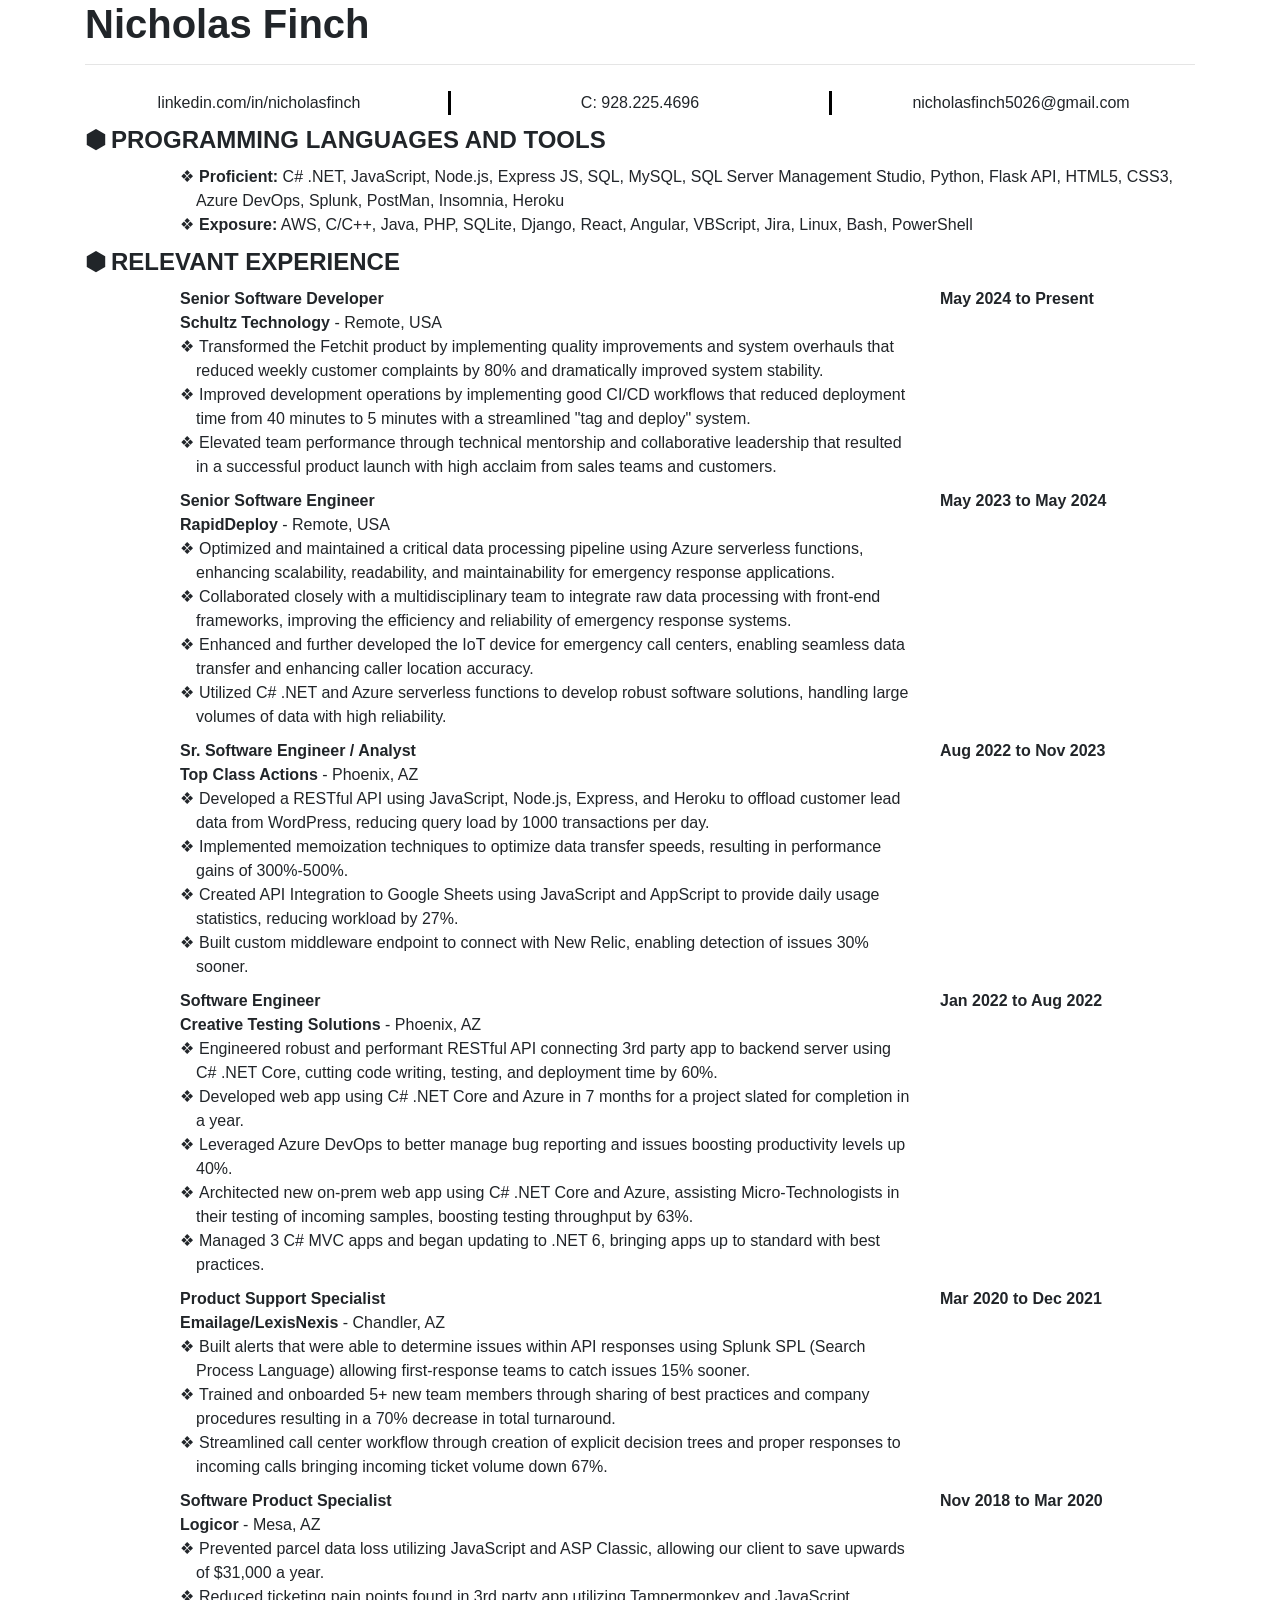
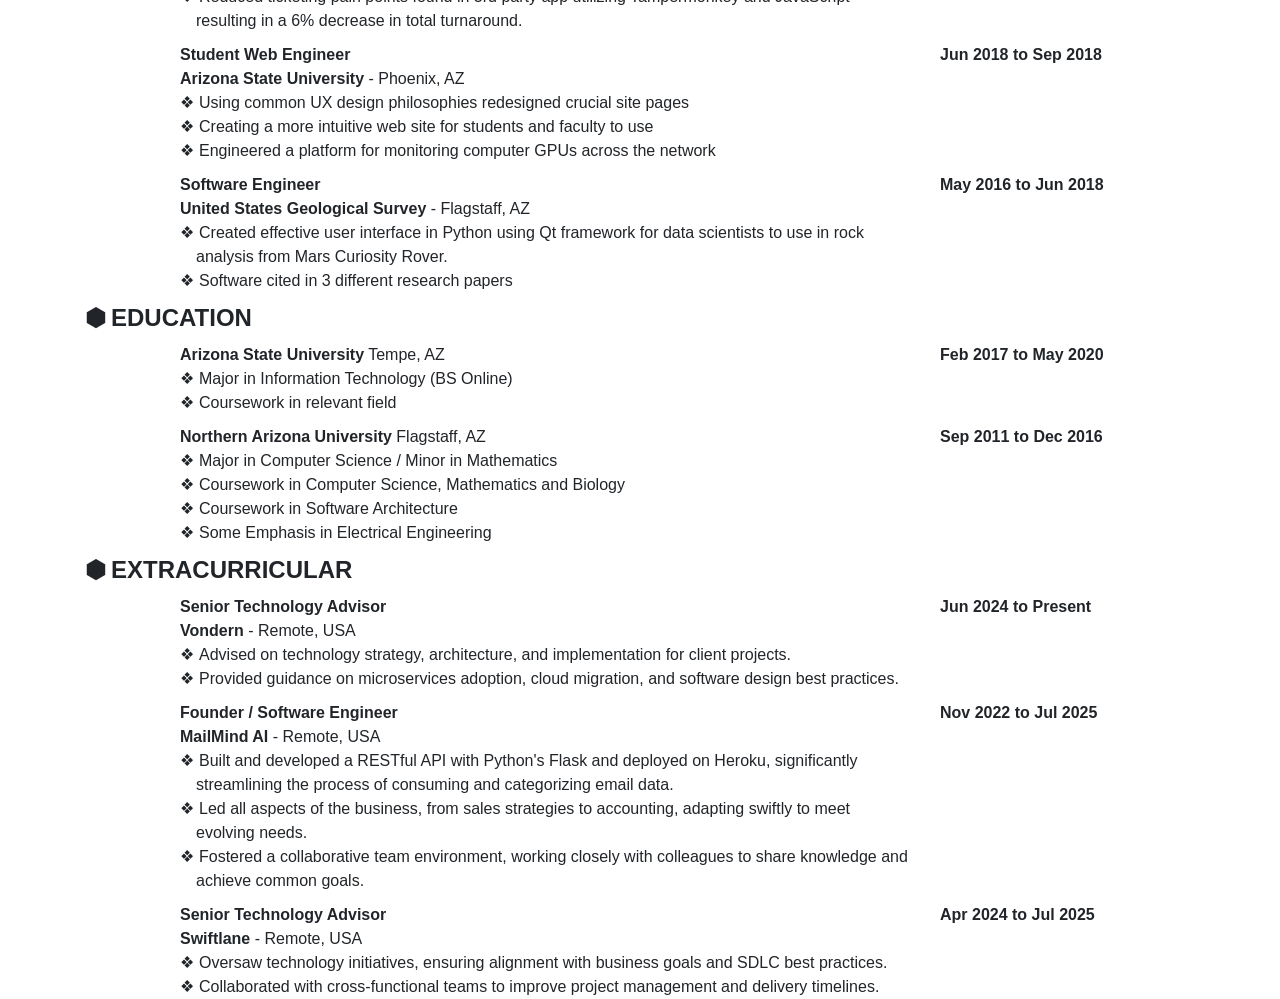
<file: index.html>
<!doctype html>
<html lang="en">

<head>
    <!-- Required meta tags -->
    <meta charset="utf-8">
    <meta name="viewport" content="width=device-width, initial-scale=1, shrink-to-fit=no">

    <!-- Bootstrap CSS -->
    <link rel="stylesheet" href="https://stackpath.bootstrapcdn.com/bootstrap/4.1.3/css/bootstrap.min.css"
        integrity="sha384-MCw98/SFnGE8fJT3GXwEOngsV7Zt27NXFoaoApmYm81iuXoPkFOJwJ8ERdknLPMO" crossorigin="anonymous">
    <link rel="stylesheet" href="https://use.fontawesome.com/releases/v5.2.0/css/all.css"
        integrity="sha384-hWVjflwFxL6sNzntih27bfxkr27PmbbK/iSvJ+a4+0owXq79v+lsFkW54bOGbiDQ" crossorigin="anonymous">
    <title>Koala-fications</title>
    <style>
        .center {
            text-align: center;
        }

        .side-borders {
            border-left: 3px solid black;
            border-right: 3px solid black;
        }

        h1 {
            font-weight: bold;
        }

        h2,
        h3,
        h4,
        h5 {
            font-weight: bold;
            margin-top: 1%;
            margin-bottom: 0%;
        }

        h4:before {
            content: "⬢";
            padding-right: 5px;
        }

        li {
            list-style: none;
            padding-left: 1em;
            text-indent: -1em;
        }

        li:before {
            content: "❖";
            padding-right: 5px;
        }

        .row {
            padding-top: 10px;
        }

        /* Force Break page on print */
        @media print {
            .pagebreak {
                page-break-before: always;
            }
        }
    </style>
</head>

<body>
    <div class="container">
        <h1>Nicholas Finch</h1>
        <hr>
        <div class="row">
            <div class="col center">linkedin.com/in/nicholasfinch</div>
            <div class="col side-borders center">C: 928.225.4696</div>
            <div class="col center">nicholasfinch5026@gmail.com</div>
        </div>
        <h4>PROGRAMMING LANGUAGES AND TOOLS</h4>
        <div class="row">
            <div class="col-1"></div>
            <div class="col">
                <li><strong>Proficient:</strong> C# .NET, JavaScript, Node.js, Express JS, SQL, MySQL, SQL Server
                    Management Studio,
                    Python, Flask API, HTML5, CSS3, Azure DevOps, Splunk, PostMan, Insomnia, Heroku</li>
                <li><strong>Exposure:</strong> AWS, C/C++, Java, PHP, SQLite, Django, React, Angular, VBScript, Jira,
                    Linux,
                    Bash, PowerShell</li>
            </div>
        </div>
        <h4>RELEVANT EXPERIENCE</h4>

        <div class="row">
            <div class="col-1"></div>
            <div class="col">
                <strong>Senior Software Developer</strong><br>
                <strong>Schultz Technology</strong> - Remote, USA
                <li>Transformed the Fetchit product by implementing quality improvements and system overhauls that reduced weekly
                    customer complaints by 80% and dramatically improved system stability.</li>
                <li>Improved development operations by implementing good CI/CD workflows that reduced deployment time from 40 minutes to
                    5 minutes with a streamlined "tag and deploy" system.</li>
                <li>Elevated team performance through technical mentorship and collaborative leadership that resulted in a successful
                    product launch with high acclaim from sales teams and customers.</li>
            </div>
            <div class="col-3">
                <strong>May 2024 to Present</strong>
            </div>
        </div>

        <div class="row">
            <div class="col-1"></div>
            <div class="col">
                <strong>Senior Software Engineer</strong><br>
                <strong>RapidDeploy</strong> - Remote, USA
                <li>Optimized and maintained a critical data processing pipeline using Azure serverless functions,
                    enhancing scalability, readability, and maintainability for emergency response applications.</li>
                <li>Collaborated closely with a multidisciplinary team to integrate raw data processing with front-end
                    frameworks, improving the efficiency and reliability of emergency response systems.</li>
                <li>Enhanced and further developed the IoT device for emergency call centers, enabling seamless data
                    transfer and enhancing caller location accuracy.</li>
                <li>Utilized C# .NET and Azure serverless functions to develop robust software solutions, handling large
                    volumes of data with high reliability.</li>
            </div>
            <div class="col-3">
                <strong>May 2023 to May 2024</strong>
            </div>
        </div>

        <div class="row">
            <div class="col-1"></div>
            <div class="col">
                <strong>Sr. Software Engineer / Analyst</strong><br>
                <strong>Top Class Actions</strong> - Phoenix, AZ
                <li>Developed a RESTful API using JavaScript, Node.js, Express, and Heroku to offload customer lead data
                    from WordPress, reducing query load by 1000 transactions per day.</li>
                <li>Implemented memoization techniques to optimize data transfer speeds, resulting in performance gains
                    of 300%-500%.</li>
                <li>Created API Integration to Google Sheets using JavaScript and AppScript to provide daily usage
                    statistics, reducing workload by 27%.</li>
                <li>Built custom middleware endpoint to connect with New Relic, enabling detection of issues 30% sooner.</li>
            </div>
            <div class="col-3">
                <strong>Aug 2022 to Nov 2023</strong>
            </div>
        </div>

        <div class="row">
            <div class="col-1"></div>
            <div class="col">
                <strong>Software Engineer</strong><br>
                <strong>Creative Testing Solutions</strong> - Phoenix, AZ
                <li>Engineered robust and performant RESTful API connecting 3rd party app to backend server using C#
                    .NET Core, cutting code writing, testing, and deployment time by 60%.</li>
                <li>Developed web app using C# .NET Core and Azure in 7 months for a project slated for completion in a
                    year.</li>
                <li>Leveraged Azure DevOps to better manage bug reporting and issues boosting productivity levels up
                    40%.</li>
                <li>Architected new on-prem web app using C# .NET Core and Azure, assisting Micro-Technologists in their
                    testing of incoming samples, boosting testing throughput by 63%.</li>
                <li>Managed 3 C# MVC apps and began updating to .NET 6, bringing apps up to standard with best
                    practices. </li>

            </div>
            <div class="col-3">
                <strong>Jan 2022 to Aug 2022</strong>
            </div>
        </div>

        <div class="row pagebreak">
            <div class="col-1"></div>
            <div class="col">
                <strong>Product Support Specialist</strong><br>
                <strong>Emailage/LexisNexis</strong> - Chandler, AZ
                <li>Built alerts that were able to determine issues within API responses using Splunk SPL (Search
                    Process Language) allowing first-response teams to catch issues 15% sooner.</li>
                <li>Trained and onboarded 5+ new team members through sharing of best practices and company procedures
                    resulting in a 70% decrease in total turnaround.</li>
                <li>Streamlined call center workflow through creation of explicit decision trees and proper responses to
                    incoming calls bringing incoming ticket volume down 67%. </li>
            </div>
            <div class="col-3">
                <strong>Mar 2020 to Dec 2021</strong>
            </div>

        </div>

        <div class="row">
            <div class="col-1"></div>
            <div class="col">
                <strong>Software Product Specialist</strong><br>
                <strong>Logicor</strong> - Mesa, AZ
                <li>Prevented parcel data loss utilizing JavaScript and ASP Classic, allowing our client to save
                    upwards of $31,000 a year.</li>
                <li>Reduced ticketing pain points found in 3rd party app utilizing Tampermonkey and JavaScript
                    resulting in a 6% decrease in total turnaround.</li>
            </div>
            <div class="col-3">
                <strong>Nov 2018 to Mar 2020</strong>
            </div>
        </div>

        <div class="row">
            <div class="col-1"></div>
            <div class="col">
                <strong>Student Web Engineer</strong><br>
                <strong>Arizona State University</strong> - Phoenix, AZ
                <li>Using common UX design philosophies redesigned crucial site pages</li>
                <li>Creating a more intuitive web site for students and faculty to use</li>
                <li>Engineered a platform for monitoring computer GPUs across the network</li>
            </div>
            <div class="col-3">
                <strong>Jun 2018 to Sep 2018</strong>
            </div>
        </div>

        <div class="row">
            <div class="col-1"></div>
            <div class="col">
                <strong>Software Engineer</strong><br>
                <strong>United States Geological Survey</strong> - Flagstaff, AZ
                <li>Created effective user interface in Python using Qt framework for data scientists to use in rock
                    analysis from Mars Curiosity Rover.
                </li>
                <li>Software cited in 3 different research papers</li>
            </div>
            <div class="col-3">
                <strong>May 2016 to Jun 2018</strong>
            </div>
        </div>

        <h4>EDUCATION</h4>
        <div class="row">
            <div class="col-1"></div>
            <div class="col">
                <strong>Arizona State University</strong> Tempe, AZ<br>
                <li>Major in Information Technology (BS Online)</li>
                <li>Coursework in relevant field</li>
            </div>
            <div class="col-3">
                <strong>Feb 2017 to May 2020</strong>
            </div>
        </div>

        <div class="row">
            <div class="col-1"></div>
            <div class="col">
                <strong>Northern Arizona University </strong> Flagstaff, AZ<br>
                <li>Major in Computer Science / Minor in Mathematics</li>
                <li>Coursework in Computer Science, Mathematics and Biology</li>
                <li>Coursework in Software Architecture</li>
                <li>Some Emphasis in Electrical Engineering</li>
            </div>
            <div class="col-3">
                <strong>Sep 2011 to Dec 2016</strong>
            </div>
        </div>

        <h4>EXTRACURRICULAR</h4>
        <div class="row">
            <div class="col-1"></div>
            <div class="col">
                <strong>Senior Technology Advisor</strong><br>
                <strong>Vondern</strong> - Remote, USA
                <li>Advised on technology strategy, architecture, and implementation for client projects.</li>
                <li>Provided guidance on microservices adoption, cloud migration, and software design best practices.</li>
            </div>
            <div class="col-3">
                <strong>Jun 2024 to Present</strong>
            </div>
        </div>

        <div class="row">
            <div class="col-1"></div>
            <div class="col">
                <strong>Founder / Software Engineer</strong><br>
                <strong>MailMind AI</strong> - Remote, USA
                <li>Built and developed a RESTful API with Python's Flask and deployed on Heroku,
                    significantly streamlining the process of consuming and categorizing email data.</li>
                <li>Led all aspects of the business, from sales strategies to accounting, adapting swiftly to meet
                    evolving needs.</li>
                <li>Fostered a collaborative team environment, working closely with colleagues to share knowledge and
                    achieve common goals.</li>
            </div>
            <div class="col-3">
                <strong>Nov 2022 to Jul 2025</strong>
            </div>
        </div>

        <div class="row">
            <div class="col-1"></div>
            <div class="col">
                <strong>Senior Technology Advisor</strong><br>
                <strong>Swiftlane</strong> - Remote, USA
                <li>Oversaw technology initiatives, ensuring alignment with business goals and SDLC best practices.</li>
                <li>Collaborated with cross-functional teams to improve project management and delivery timelines.</li>
            </div>
            <div class="col-3">
                <strong>Apr 2024 to Jul 2025</strong>
            </div>
        </div>
    </div>
</body>

</html>
</file>
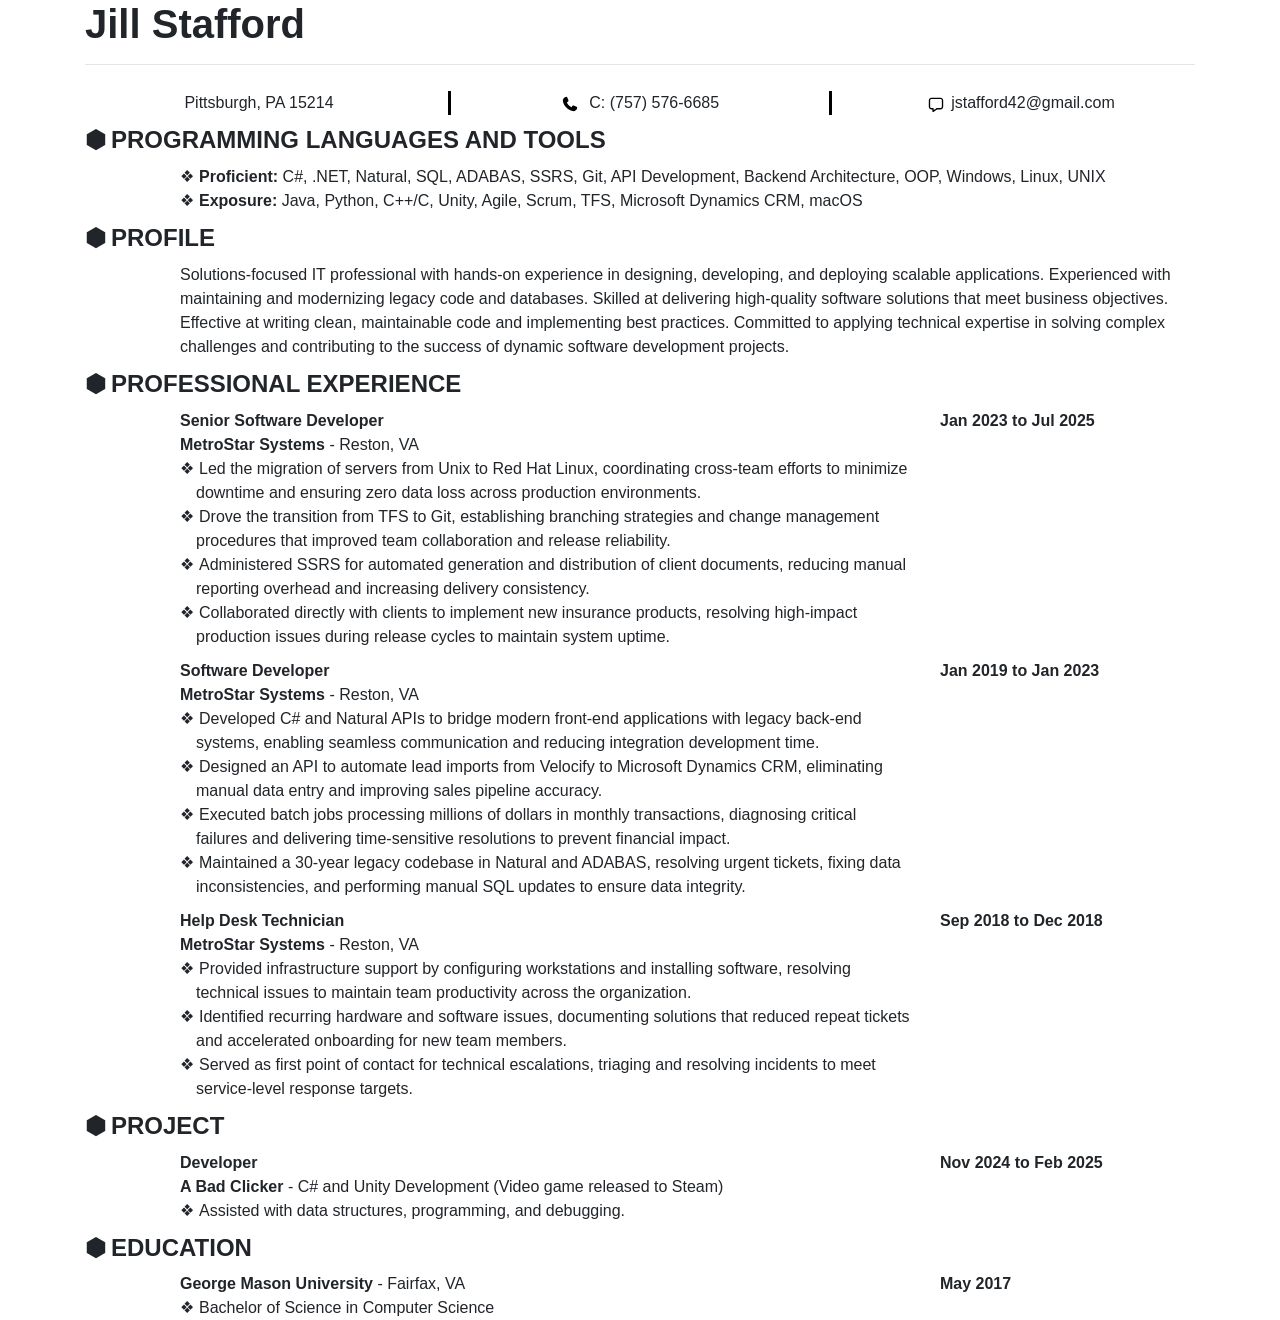
<file: other_resumes/jill_stafford.html>
<!doctype html>
<html lang="en">

<head>
    <meta charset="utf-8">
    <meta name="viewport" content="width=device-width, initial-scale=1, shrink-to-fit=no">

    <link rel="stylesheet" href="https://stackpath.bootstrapcdn.com/bootstrap/4.1.3/css/bootstrap.min.css"
        integrity="sha384-MCw98/SFnGE8fJT3GXwEOngsV7Zt27NXFoaoApmYm81iuXoPkFOJwJ8ERdknLPMO" crossorigin="anonymous">
    <link rel="stylesheet" href="https://use.fontawesome.com/releases/v5.2.0/css/all.css"
        integrity="sha384-hWVjflwFxL6sNzntih27bfxkr27PmbbK/iSvJ+a4+0owXq79v+lsFkW54bOGbiDQ" crossorigin="anonymous">
    <title>Jill Stafford</title>
    <style>
        .center {
            text-align: center;
        }

        .cellphone-link::before {
            content: url('data:image/svg+xml;utf8,<svg xmlns="http://www.w3.org/2000/svg" viewBox="0 0 640 640"><path d="M224.2 89C216.3 70.1 195.7 60.1 176.1 65.4L170.6 66.9C106 84.5 50.8 147.1 66.9 223.3C104 398.3 241.7 536 416.7 573.1C493 589.3 555.5 534 573.1 469.4L574.6 463.9C580 444.2 569.9 423.6 551.1 415.8L453.8 375.3C437.3 368.4 418.2 373.2 406.8 387.1L368.2 434.3C297.9 399.4 241.3 341 208.8 269.3L253 233.3C266.9 222 271.6 202.9 264.8 186.3L224.2 89z"/></svg>');
            display: inline-block;
            width: 18px;
            height: 18px;
            vertical-align: middle;
            margin-right: 6px;
        }

        .email-link::before {
            content: url('data:image/svg+xml;utf8,<svg xmlns="http://www.w3.org/2000/svg" viewBox="0 0 640 640"><!--!Font Awesome Free v7.1.0 by @fontawesome - https://fontawesome.com License - https://fontawesome.com/license/free Copyright 2025 Fonticons, Inc.--><path d="M267.7 576.9C267.7 576.9 267.7 576.9 267.7 576.9L229.9 603.6C222.6 608.8 213 609.4 205 605.3C197 601.2 192 593 192 584L192 512L160 512C107 512 64 469 64 416L64 192C64 139 107 96 160 96L480 96C533 96 576 139 576 192L576 416C576 469 533 512 480 512L359.6 512L267.7 576.9zM332 472.8C340.1 467.1 349.8 464 359.7 464L480 464C506.5 464 528 442.5 528 416L528 192C528 165.5 506.5 144 480 144L160 144C133.5 144 112 165.5 112 192L112 416C112 442.5 133.5 464 160 464L216 464C226.4 464 235.3 470.6 238.6 479.9C239.5 482.4 240 485.1 240 488L240 537.7C272.7 514.6 303.3 493 331.9 472.8z"/></svg>');
            display: inline-block;
            width: 18px;
            height: 18px;
            vertical-align: middle;
            margin-right: 6px;
        }

        .side-borders {
            border-left: 3px solid black;
            border-right: 3px solid black;
        }

        h1 {
            font-weight: bold;
        }

        h2,
        h3,
        h4,
        h5 {
            font-weight: bold;
            margin-top: 1%;
            margin-bottom: 0%;
        }

        h4:before {
            content: "⬢";
            padding-right: 5px;
        }

        li {
            list-style: none;
            padding-left: 1em;
            text-indent: -1em;
        }

        li:before {
            content: "❖";
            padding-right: 5px;
        }

        .row {
            padding-top: 10px;
        }

        @media print {
            .pagebreak {
                page-break-before: always;
            }
        }
    </style>
</head>

<body>
    <div class="container">
        <h1>Jill Stafford</h1>
        <hr>
        <div class="row">
            <div class="col center">Pittsburgh, PA 15214</div>
            <div class="col side-borders center"><span class="cellphone-link" aria-label="Cellphone">
                    C: (757) 576-6685</span></div>
            <div class="col center"><span class="email-link" aria-label="Email"><a
                        href="mailto:jstafford42@gmail.com"
                        style="color: inherit; text-decoration: none;">jstafford42@gmail.com</a></span></div>
        </div>

        <h4>PROGRAMMING LANGUAGES AND TOOLS</h4>
        <div class="row">
            <div class="col-1"></div>
            <div class="col">
                <li><strong>Proficient:</strong> C#, .NET, Natural, SQL, ADABAS, SSRS, Git, API Development, Backend Architecture, OOP, Windows, Linux, UNIX</li>
                <li><strong>Exposure:</strong> Java, Python, C++/C, Unity, Agile, Scrum, TFS, Microsoft Dynamics CRM, macOS</li>
            </div>
        </div>

        <h4>PROFILE</h4>
        <div class="row">
            <div class="col-1"></div>
            <div class="col">
                Solutions-focused IT professional with hands-on experience in designing, developing, and deploying
                scalable applications. Experienced with maintaining and modernizing legacy code and databases. Skilled
                at delivering high-quality software solutions that meet business objectives. Effective at writing clean,
                maintainable code and implementing best practices. Committed to applying technical expertise in solving
                complex challenges and contributing to the success of dynamic software development projects.
            </div>
        </div>

        <h4>PROFESSIONAL EXPERIENCE</h4>

        <div class="row">
            <div class="col-1"></div>
            <div class="col">
                <strong>Senior Software Developer</strong><br>
                <strong>MetroStar Systems</strong> - Reston, VA
                <li>Led the migration of servers from Unix to Red Hat Linux, coordinating cross-team efforts to minimize downtime and ensuring zero data loss across production environments.</li>
                <li>Drove the transition from TFS to Git, establishing branching strategies and change management procedures that improved team collaboration and release reliability.</li>
                <li>Administered SSRS for automated generation and distribution of client documents, reducing manual reporting overhead and increasing delivery consistency.</li>
                <li>Collaborated directly with clients to implement new insurance products, resolving high-impact production issues during release cycles to maintain system uptime.</li>
            </div>
            <div class="col-3">
                <strong>Jan 2023 to Jul 2025</strong>
            </div>
        </div>

        <div class="row">
            <div class="col-1"></div>
            <div class="col">
                <strong>Software Developer</strong><br>
                <strong>MetroStar Systems</strong> - Reston, VA
                <li>Developed C# and Natural APIs to bridge modern front-end applications with legacy back-end systems, enabling seamless communication and reducing integration development time.</li>
                <li>Designed an API to automate lead imports from Velocify to Microsoft Dynamics CRM, eliminating manual data entry and improving sales pipeline accuracy.</li>
                <li>Executed batch jobs processing millions of dollars in monthly transactions, diagnosing critical failures and delivering time-sensitive resolutions to prevent financial impact.</li>
                <li>Maintained a 30-year legacy codebase in Natural and ADABAS, resolving urgent tickets, fixing data inconsistencies, and performing manual SQL updates to ensure data integrity.</li>
            </div>
            <div class="col-3">
                <strong>Jan 2019 to Jan 2023</strong>
            </div>
        </div>

        <div class="row">
            <div class="col-1"></div>
            <div class="col">
                <strong>Help Desk Technician</strong><br>
                <strong>MetroStar Systems</strong> - Reston, VA
                <li>Provided infrastructure support by configuring workstations and installing software, resolving technical issues to maintain team productivity across the organization.</li>
                <li>Identified recurring hardware and software issues, documenting solutions that reduced repeat tickets and accelerated onboarding for new team members.</li>
                <li>Served as first point of contact for technical escalations, triaging and resolving incidents to meet service-level response targets.</li>
            </div>
            <div class="col-3">
                <strong>Sep 2018 to Dec 2018</strong>
            </div>
        </div>

        <h4>PROJECT</h4>
        <div class="row">
            <div class="col-1"></div>
            <div class="col">
                <strong>Developer</strong><br>
                <strong>A Bad Clicker</strong> - C# and Unity Development (Video game released to Steam)
                <li>Assisted with data structures, programming, and debugging.</li>
            </div>
            <div class="col-3">
                <strong>Nov 2024 to Feb 2025</strong>
            </div>
        </div>

        <h4>EDUCATION</h4>
        <div class="row">
            <div class="col-1"></div>
            <div class="col">
                <strong>George Mason University</strong> - Fairfax, VA<br>
                <li>Bachelor of Science in Computer Science</li>
            </div>
            <div class="col-3">
                <strong>May 2017</strong>
            </div>
        </div>
    </div>
</body>

</html>
</file>
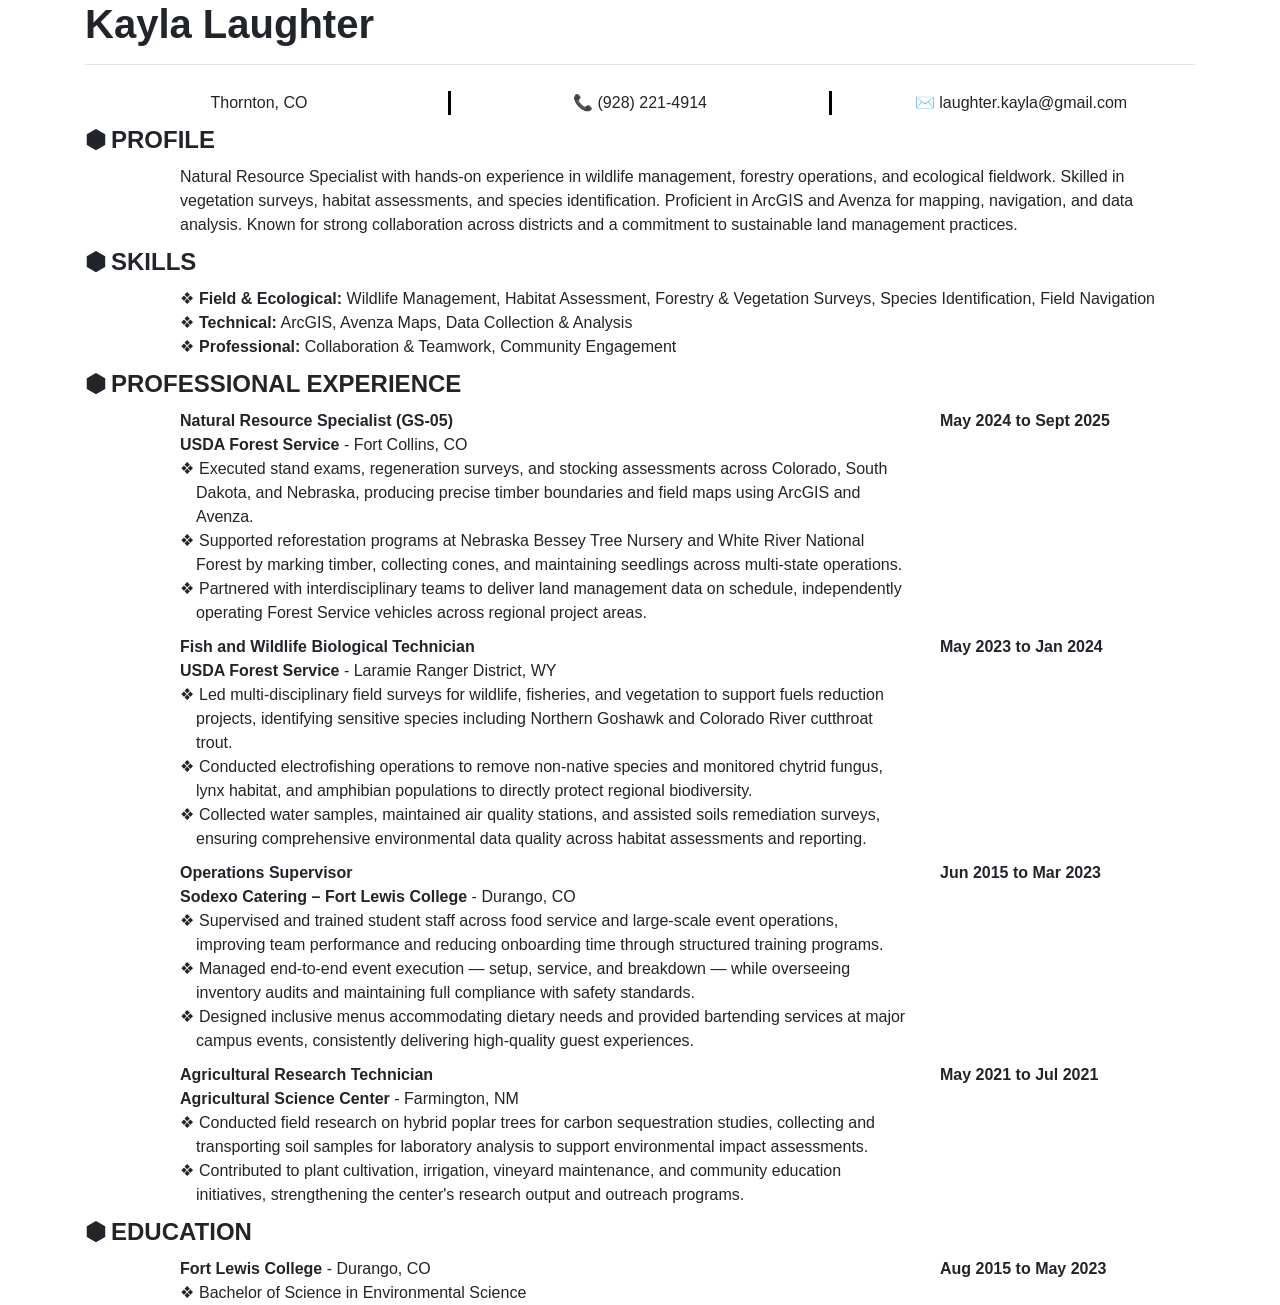
<file: other_resumes/kayla_laughter.html>
<!doctype html>
<html lang="en">

<head>
    <meta charset="utf-8">
    <meta name="viewport" content="width=device-width, initial-scale=1, shrink-to-fit=no">

    <link rel="stylesheet" href="https://stackpath.bootstrapcdn.com/bootstrap/4.1.3/css/bootstrap.min.css"
        integrity="sha384-MCw98/SFnGE8fJT3GXwEOngsV7Zt27NXFoaoApmYm81iuXoPkFOJwJ8ERdknLPMO" crossorigin="anonymous">
    <link rel="stylesheet" href="https://use.fontawesome.com/releases/v5.2.0/css/all.css"
        integrity="sha384-hWVjflwFxL6sNzntih27bfxkr27PmbbK/iSvJ+a4+0owXq79v+lsFkW54bOGbiDQ" crossorigin="anonymous">
    <title>Kayla Laughter</title>
    <style>
        .center {
            text-align: center;
        }

        .side-borders {
            border-left: 3px solid black;
            border-right: 3px solid black;
        }

        h1 {
            font-weight: bold;
        }

        h2,
        h3,
        h4,
        h5 {
            font-weight: bold;
            margin-top: 1%;
            margin-bottom: 0%;
        }

        h4:before {
            content: "⬢";
            padding-right: 5px;
        }

        li {
            list-style: none;
            padding-left: 1em;
            text-indent: -1em;
        }

        li:before {
            content: "❖";
            padding-right: 5px;
        }

        .row {
            padding-top: 10px;
        }

        @media print {
            .pagebreak {
                page-break-before: always;
            }
        }
    </style>
</head>

<body>
    <div class="container">
        <h1>Kayla Laughter</h1>
        <hr>
        <div class="row">
            <div class="col center">Thornton, CO</div>
            <div class="col side-borders center">📞 (928) 221-4914</div>
            <div class="col center">✉️ laughter.kayla@gmail.com</div>
        </div>

        <h4>PROFILE</h4>
        <div class="row">
            <div class="col-1"></div>
            <div class="col">
                Natural Resource Specialist with hands-on experience in wildlife management, forestry operations, and
                ecological fieldwork. Skilled in vegetation surveys, habitat assessments, and species identification.
                Proficient in ArcGIS and Avenza for mapping, navigation, and data analysis. Known for strong
                collaboration across districts and a commitment to sustainable land management practices.
            </div>
        </div>

        <h4>SKILLS</h4>
        <div class="row">
            <div class="col-1"></div>
            <div class="col">
                <li><strong>Field &amp; Ecological:</strong> Wildlife Management, Habitat Assessment, Forestry &amp; Vegetation Surveys, Species Identification, Field Navigation</li>
                <li><strong>Technical:</strong> ArcGIS, Avenza Maps, Data Collection &amp; Analysis</li>
                <li><strong>Professional:</strong> Collaboration &amp; Teamwork, Community Engagement</li>
            </div>
        </div>

        <h4>PROFESSIONAL EXPERIENCE</h4>

        <div class="row">
            <div class="col-1"></div>
            <div class="col">
                <strong>Natural Resource Specialist (GS-05)</strong><br>
                <strong>USDA Forest Service</strong> - Fort Collins, CO
                <li>Executed stand exams, regeneration surveys, and stocking assessments across Colorado, South Dakota, and Nebraska, producing precise timber boundaries and field maps using ArcGIS and Avenza.</li>
                <li>Supported reforestation programs at Nebraska Bessey Tree Nursery and White River National Forest by marking timber, collecting cones, and maintaining seedlings across multi-state operations.</li>
                <li>Partnered with interdisciplinary teams to deliver land management data on schedule, independently operating Forest Service vehicles across regional project areas.</li>
            </div>
            <div class="col-3">
                <strong>May 2024 to Sept 2025</strong>
            </div>
        </div>

        <div class="row">
            <div class="col-1"></div>
            <div class="col">
                <strong>Fish and Wildlife Biological Technician</strong><br>
                <strong>USDA Forest Service</strong> - Laramie Ranger District, WY
                <li>Led multi-disciplinary field surveys for wildlife, fisheries, and vegetation to support fuels reduction projects, identifying sensitive species including Northern Goshawk and Colorado River cutthroat trout.</li>
                <li>Conducted electrofishing operations to remove non-native species and monitored chytrid fungus, lynx habitat, and amphibian populations to directly protect regional biodiversity.</li>
                <li>Collected water samples, maintained air quality stations, and assisted soils remediation surveys, ensuring comprehensive environmental data quality across habitat assessments and reporting.</li>
            </div>
            <div class="col-3">
                <strong>May 2023 to Jan 2024</strong>
            </div>
        </div>

        <div class="row">
            <div class="col-1"></div>
            <div class="col">
                <strong>Operations Supervisor</strong><br>
                <strong>Sodexo Catering – Fort Lewis College</strong> - Durango, CO
                <li>Supervised and trained student staff across food service and large-scale event operations, improving team performance and reducing onboarding time through structured training programs.</li>
                <li>Managed end-to-end event execution — setup, service, and breakdown — while overseeing inventory audits and maintaining full compliance with safety standards.</li>
                <li>Designed inclusive menus accommodating dietary needs and provided bartending services at major campus events, consistently delivering high-quality guest experiences.</li>
            </div>
            <div class="col-3">
                <strong>Jun 2015 to Mar 2023</strong>
            </div>
        </div>

        <div class="row">
            <div class="col-1"></div>
            <div class="col">
                <strong>Agricultural Research Technician</strong><br>
                <strong>Agricultural Science Center</strong> - Farmington, NM
                <li>Conducted field research on hybrid poplar trees for carbon sequestration studies, collecting and transporting soil samples for laboratory analysis to support environmental impact assessments.</li>
                <li>Contributed to plant cultivation, irrigation, vineyard maintenance, and community education initiatives, strengthening the center's research output and outreach programs.</li>
            </div>
            <div class="col-3">
                <strong>May 2021 to Jul 2021</strong>
            </div>
        </div>

        <h4>EDUCATION</h4>
        <div class="row">
            <div class="col-1"></div>
            <div class="col">
                <strong>Fort Lewis College</strong> - Durango, CO<br>
                <li>Bachelor of Science in Environmental Science</li>
            </div>
            <div class="col-3">
                <strong>Aug 2015 to May 2023</strong>
            </div>
        </div>
    </div>
</body>

</html>
</file>
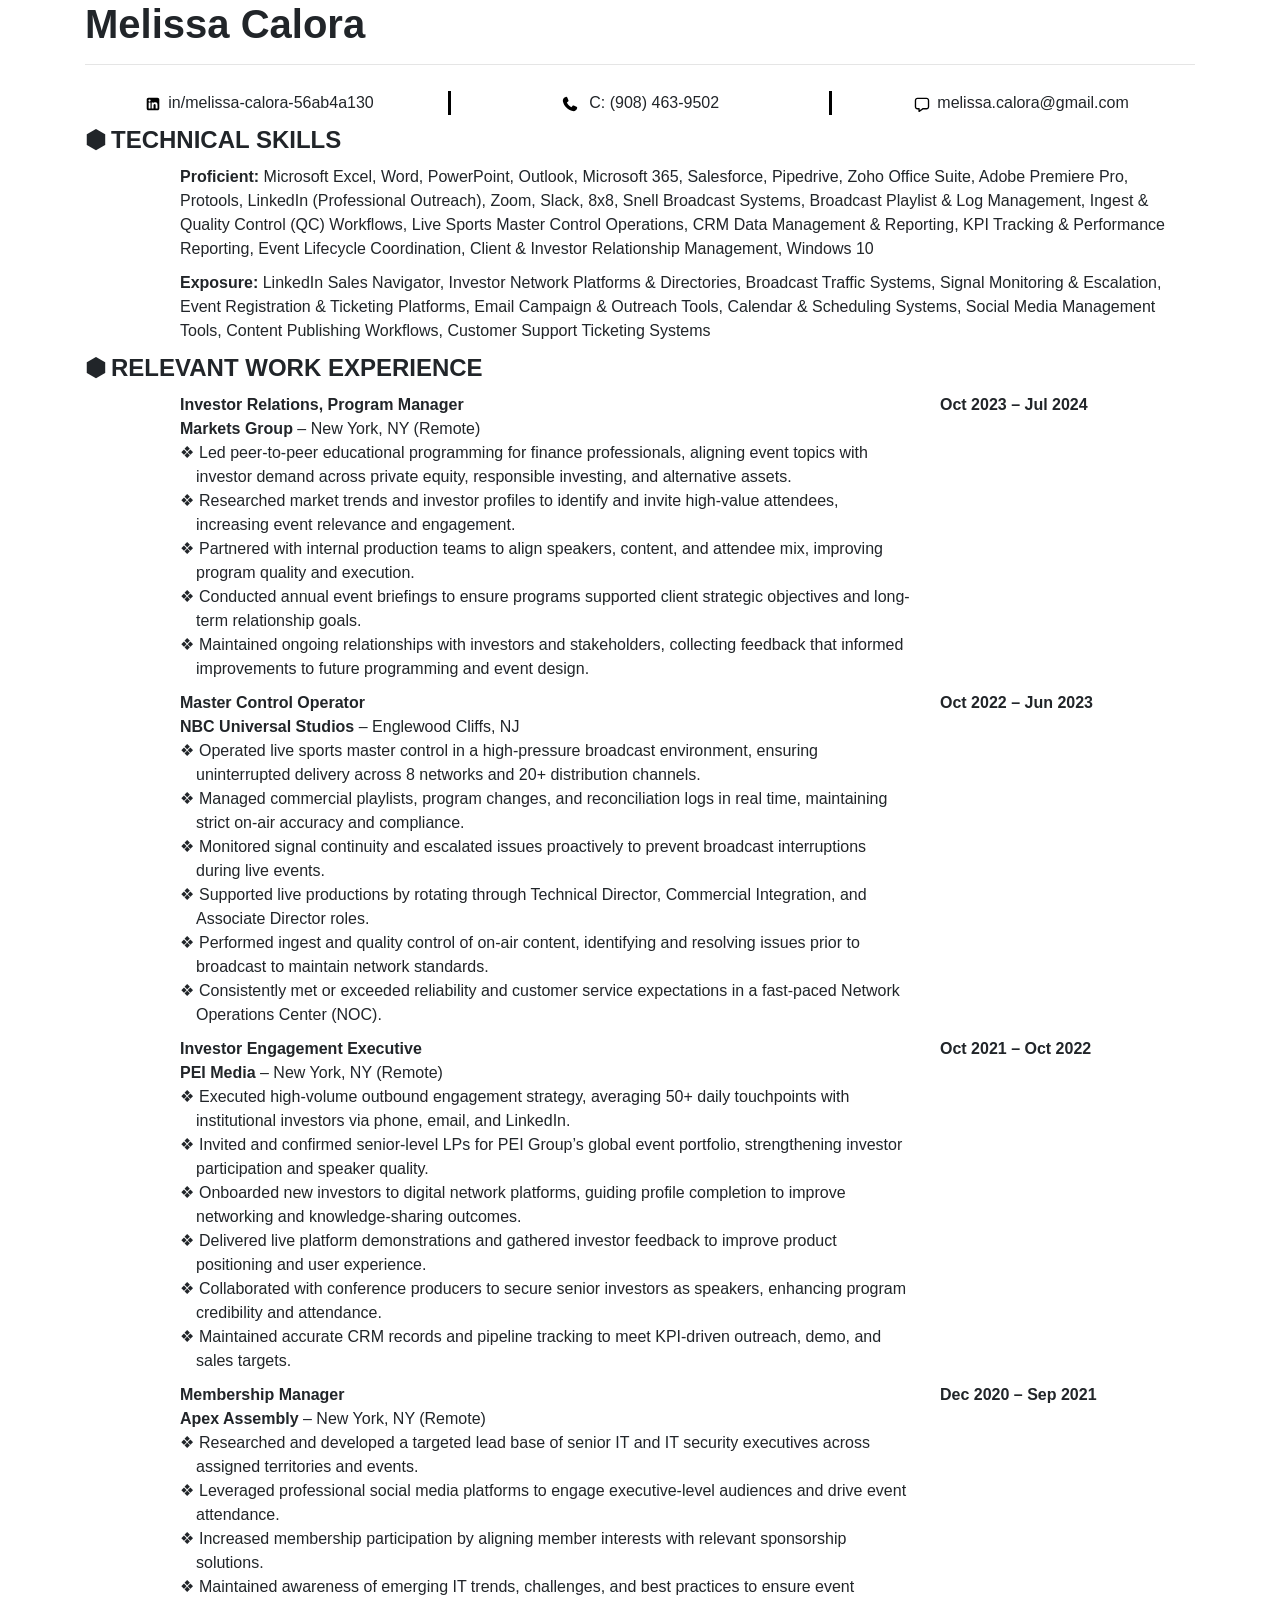
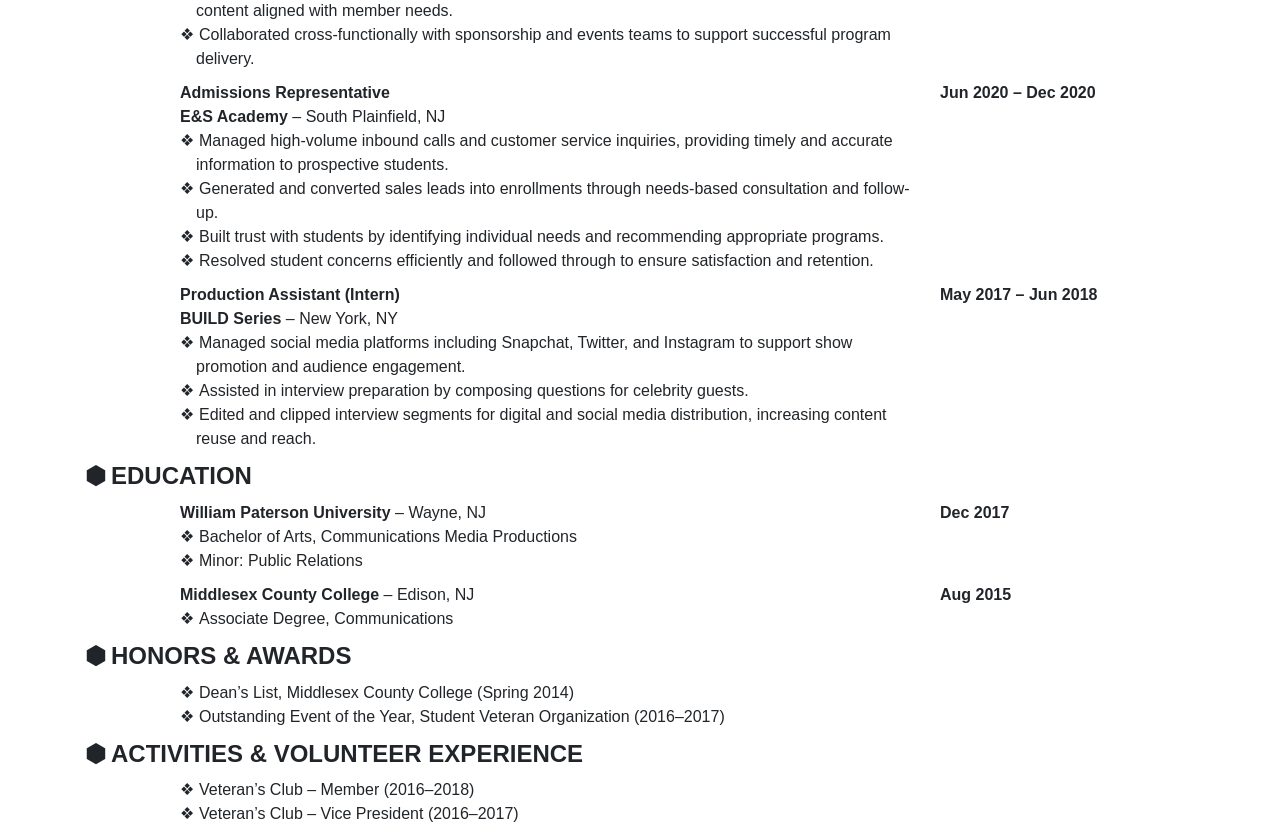
<file: other_resumes/melissa_calora.html>
<!doctype html>
<html lang="en">

<head>
    <meta charset="utf-8">
    <meta name="viewport" content="width=device-width, initial-scale=1, shrink-to-fit=no" />

    <!-- Bootstrap CSS -->
    <link rel="stylesheet" href="https://stackpath.bootstrapcdn.com/bootstrap/4.1.3/css/bootstrap.min.css"
        integrity="sha384-MCw98/SFnGE8fJT3GXwEOngsV7Zt27NXFoaoApmYm81iuXoPkFOJwJ8ERdknLPMO" crossorigin="anonymous" />

    <title>Melissa Calora - Resume</title>

    <style>
        .center {
            text-align: center;
        }

        /* LinkedIn logo before the LinkedIn link */
        .linkedin-link::before {
            content: url('data:image/svg+xml;utf8,<svg xmlns="http://www.w3.org/2000/svg" viewBox="0 0 640 640"><path d="M160 96C124.7 96 96 124.7 96 160L96 480C96 515.3 124.7 544 160 544L480 544C515.3 544 544 515.3 544 480L544 160C544 124.7 515.3 96 480 96L160 96zM165 266.2L231.5 266.2L231.5 480L165 480L165 266.2zM236.7 198.5C236.7 219.8 219.5 237 198.2 237C176.9 237 159.7 219.8 159.7 198.5C159.7 177.2 176.9 160 198.2 160C219.5 160 236.7 177.2 236.7 198.5zM413.9 480L413.9 376C413.9 351.2 413.4 319.3 379.4 319.3C344.8 319.3 339.5 346.3 339.5 374.2L339.5 480L273.1 480L273.1 266.2L336.8 266.2L336.8 295.4L337.7 295.4C346.6 278.6 368.3 260.9 400.6 260.9C467.8 260.9 480.3 305.2 480.3 362.8L480.3 480L413.9 480z"/></svg>');
            display: inline-block;
            width: 18px;
            height: 18px;
            vertical-align: middle;
            margin-right: 6px;
        }

        .side-borders {
            border-left: 3px solid black;
            border-right: 3px solid black;
        }

        /* Cellphone logo before the phone number */
        .cellphone-link::before {
            content: url('data:image/svg+xml;utf8,<svg xmlns="http://www.w3.org/2000/svg" viewBox="0 0 640 640"><path d="M224.2 89C216.3 70.1 195.7 60.1 176.1 65.4L170.6 66.9C106 84.5 50.8 147.1 66.9 223.3C104 398.3 241.7 536 416.7 573.1C493 589.3 555.5 534 573.1 469.4L574.6 463.9C580 444.2 569.9 423.6 551.1 415.8L453.8 375.3C437.3 368.4 418.2 373.2 406.8 387.1L368.2 434.3C297.9 399.4 241.3 341 208.8 269.3L253 233.3C266.9 222 271.6 202.9 264.8 186.3L224.2 89z"/></svg>');
            display: inline-block;
            width: 18px;
            height: 18px;
            vertical-align: middle;
            margin-right: 6px;
        }

        /* Email logo before the Email */
        .email-link::before {
            content: url('data:image/svg+xml;utf8,<svg xmlns="http://www.w3.org/2000/svg" viewBox="0 0 640 640"><!--!Font Awesome Free v7.1.0 by @fontawesome - https://fontawesome.com License - https://fontawesome.com/license/free Copyright 2025 Fonticons, Inc.--><path d="M267.7 576.9C267.7 576.9 267.7 576.9 267.7 576.9L229.9 603.6C222.6 608.8 213 609.4 205 605.3C197 601.2 192 593 192 584L192 512L160 512C107 512 64 469 64 416L64 192C64 139 107 96 160 96L480 96C533 96 576 139 576 192L576 416C576 469 533 512 480 512L359.6 512L267.7 576.9zM332 472.8C340.1 467.1 349.8 464 359.7 464L480 464C506.5 464 528 442.5 528 416L528 192C528 165.5 506.5 144 480 144L160 144C133.5 144 112 165.5 112 192L112 416C112 442.5 133.5 464 160 464L216 464C226.4 464 235.3 470.6 238.6 479.9C239.5 482.4 240 485.1 240 488L240 537.7C272.7 514.6 303.3 493 331.9 472.8z"/></svg>');
            display: inline-block;
            width: 18px;
            height: 18px;
            vertical-align: middle;
            margin-right: 6px;
        }

        h1 {
            font-weight: bold;
        }

        h4 {
            font-weight: bold;
            margin-top: 1%;
            margin-bottom: 0%;
        }

        h4:before {
            content: "⬢";
            padding-right: 5px;
        }

        li {
            list-style: none;
            padding-left: 1em;
            text-indent: -1em;
        }

        li:before {
            content: "❖";
            padding-right: 5px;
        }

        .row {
            padding-top: 10px;
        }

        /* Use the below class to force a page break*/
        @media print {
            .page-break {
                page-break-before: always;
            }
        }
    </style>
</head>

<body>
    <div class="container">
        <h1>Melissa Calora</h1>
        <hr />
        <div class="row">
            <div class="col center"><span class="linkedin-link" aria-label="LinkedIn"><a
                        href="https://linkedin.com/in/melissa-calora-56ab4a130/" target="_blank"
                        rel="noopener noreferrer"
                        style="color: inherit; text-decoration: none;">in/melissa-calora-56ab4a130</a></span>
            </div>

            <div class="col side-borders center"><span class="cellphone-link" aria-label="Cellphone">
                    C: (908) 463-9502</span>
            </div>

            <div class="col center"><span class="email-link" aria-label="Email"><a
                        href="mailto:melissa.calora@gmail.com"
                        style="color: inherit; text-decoration: none;">melissa.calora@gmail.com</a></span>
            </div>
        </div>

        <h4>TECHNICAL SKILLS</h4>

        <div class="row">
            <div class="col-1"></div>
            <div class="col">
                <strong>Proficient:</strong>
                Microsoft Excel, Word, PowerPoint, Outlook, Microsoft 365,
                Salesforce, Pipedrive, Zoho Office Suite,
                Adobe Premiere Pro, Protools,
                LinkedIn (Professional Outreach),
                Zoom, Slack, 8x8,
                Snell Broadcast Systems,
                Broadcast Playlist & Log Management,
                Ingest & Quality Control (QC) Workflows,
                Live Sports Master Control Operations,
                CRM Data Management & Reporting,
                KPI Tracking & Performance Reporting,
                Event Lifecycle Coordination,
                Client & Investor Relationship Management,
                Windows 10
            </div>
        </div>

        <div class="row">
            <div class="col-1"></div>
            <div class="col">
                <strong>Exposure:</strong>
                LinkedIn Sales Navigator,
                Investor Network Platforms & Directories,
                Broadcast Traffic Systems,
                Signal Monitoring & Escalation,
                Event Registration & Ticketing Platforms,
                Email Campaign & Outreach Tools,
                Calendar & Scheduling Systems,
                Social Media Management Tools,
                Content Publishing Workflows,
                Customer Support Ticketing Systems
            </div>
        </div>

        <h4>RELEVANT WORK EXPERIENCE</h4>

        <div class="row">
            <div class="col-1"></div>
            <div class="col">
                <strong>Investor Relations, Program Manager</strong><br />
                <strong>Markets Group</strong> – New York, NY (Remote)
                <li>Led peer-to-peer educational programming for finance professionals, aligning event topics with
                    investor demand across private equity, responsible investing, and alternative assets.</li>
                <li>Researched market trends and investor profiles to identify and invite high-value attendees,
                    increasing event relevance and engagement.</li>
                <li>Partnered with internal production teams to align speakers, content, and attendee mix, improving
                    program quality and execution.</li>
                <li>Conducted annual event briefings to ensure programs supported client strategic objectives and
                    long-term relationship goals.</li>
                <li>Maintained ongoing relationships with investors and stakeholders, collecting feedback that informed
                    improvements to future programming and event design.</li>
            </div>
            <div class="col-3">
                <strong>Oct 2023 – Jul 2024</strong>
            </div>
        </div>

        <div class="row">
            <div class="col-1"></div>
            <div class="col">
                <strong>Master Control Operator</strong><br />
                <strong>NBC Universal Studios</strong> – Englewood Cliffs, NJ
                <li>Operated live sports master control in a high-pressure broadcast environment, ensuring uninterrupted
                    delivery across 8 networks and 20+ distribution channels.</li>
                <li>Managed commercial playlists, program changes, and reconciliation logs in real time, maintaining
                    strict on-air accuracy and compliance.</li>
                <li>Monitored signal continuity and escalated issues proactively to prevent broadcast interruptions
                    during live events.</li>
                <li>Supported live productions by rotating through Technical Director, Commercial Integration, and
                    Associate Director roles.</li>
                <li>Performed ingest and quality control of on-air content, identifying and resolving issues prior to
                    broadcast to maintain network standards.</li>
                <li>Consistently met or exceeded reliability and customer service expectations in a fast-paced Network
                    Operations Center (NOC).</li>
            </div>
            <div class="col-3">
                <strong>Oct 2022 – Jun 2023</strong>
            </div>
        </div>

        <div class="row">
            <div class="col-1"></div>
            <div class="col">
                <strong>Investor Engagement Executive</strong><br />
                <strong>PEI Media</strong> – New York, NY (Remote)
                <li>Executed high-volume outbound engagement strategy, averaging 50+ daily touchpoints with
                    institutional investors via phone, email, and LinkedIn.</li>
                <li>Invited and confirmed senior-level LPs for PEI Group’s global event portfolio, strengthening
                    investor participation and speaker quality.</li>
                <li>Onboarded new investors to digital network platforms, guiding profile completion to improve
                    networking and knowledge-sharing outcomes.</li>
                <li>Delivered live platform demonstrations and gathered investor feedback to improve product positioning
                    and user experience.</li>
                <li>Collaborated with conference producers to secure senior investors as speakers, enhancing program
                    credibility and attendance.</li>
                <li>Maintained accurate CRM records and pipeline tracking to meet KPI-driven outreach, demo, and sales
                    targets.</li>
            </div>
            <div class="col-3">
                <strong>Oct 2021 – Oct 2022</strong>
            </div>
        </div>

        <div class="row page-break">
            <div class="col-1"></div>
            <div class="col">
                <strong>Membership Manager</strong><br />
                <strong>Apex Assembly</strong> – New York, NY (Remote)
                <li>Researched and developed a targeted lead base of senior IT and IT security executives across
                    assigned territories and events.</li>
                <li>Leveraged professional social media platforms to engage executive-level audiences and drive event
                    attendance.</li>
                <li>Increased membership participation by aligning member interests with relevant sponsorship solutions.
                </li>
                <li>Maintained awareness of emerging IT trends, challenges, and best practices to ensure event content
                    aligned with member needs.</li>
                <li>Collaborated cross-functionally with sponsorship and events teams to support successful program
                    delivery.</li>
            </div>
            <div class="col-3">
                <strong>Dec 2020 – Sep 2021</strong>
            </div>
        </div>

        <div class="row">
            <div class="col-1"></div>
            <div class="col">
                <strong>Admissions Representative</strong><br />
                <strong>E&amp;S Academy</strong> – South Plainfield, NJ
                <li>Managed high-volume inbound calls and customer service inquiries, providing timely and accurate
                    information to prospective students.</li>
                <li>Generated and converted sales leads into enrollments through needs-based consultation and follow-up.
                </li>
                <li>Built trust with students by identifying individual needs and recommending appropriate programs.
                </li>
                <li>Resolved student concerns efficiently and followed through to ensure satisfaction and retention.
                </li>
            </div>
            <div class="col-3">
                <strong>Jun 2020 – Dec 2020</strong>
            </div>
        </div>

        <div class="row">
            <div class="col-1"></div>
            <div class="col">
                <strong>Production Assistant (Intern)</strong><br />
                <strong>BUILD Series</strong> – New York, NY
                <li>Managed social media platforms including Snapchat, Twitter, and Instagram to support show promotion
                    and audience engagement.</li>
                <li>Assisted in interview preparation by composing questions for celebrity guests.</li>
                <li>Edited and clipped interview segments for digital and social media distribution, increasing content
                    reuse and reach.</li>
            </div>
            <div class="col-3">
                <strong>May 2017 – Jun 2018</strong>
            </div>
        </div>

        <h4>EDUCATION</h4>

        <div class="row">
            <div class="col-1"></div>
            <div class="col">
                <strong>William Paterson University</strong> – Wayne, NJ
                <li>Bachelor of Arts, Communications Media Productions</li>
                <li>Minor: Public Relations</li>
            </div>
            <div class="col-3">
                <strong>Dec 2017</strong>
            </div>
        </div>

        <div class="row">
            <div class="col-1"></div>
            <div class="col">
                <strong>Middlesex County College</strong> – Edison, NJ
                <li>Associate Degree, Communications</li>
            </div>
            <div class="col-3">
                <strong>Aug 2015</strong>
            </div>
        </div>

        <h4>HONORS &amp; AWARDS</h4>

        <div class="row">
            <div class="col-1"></div>
            <div class="col">
                <li>Dean’s List, Middlesex County College (Spring 2014)</li>
                <li>Outstanding Event of the Year, Student Veteran Organization (2016–2017)</li>
            </div>
        </div>

        <h4>ACTIVITIES &amp; VOLUNTEER EXPERIENCE</h4>

        <div class="row">
            <div class="col-1"></div>
            <div class="col">
                <li>Veteran’s Club – Member (2016–2018)</li>
                <li>Veteran’s Club – Vice President (2016–2017)</li>
            </div>
        </div>

    </div>
</body>

</html>
</file>
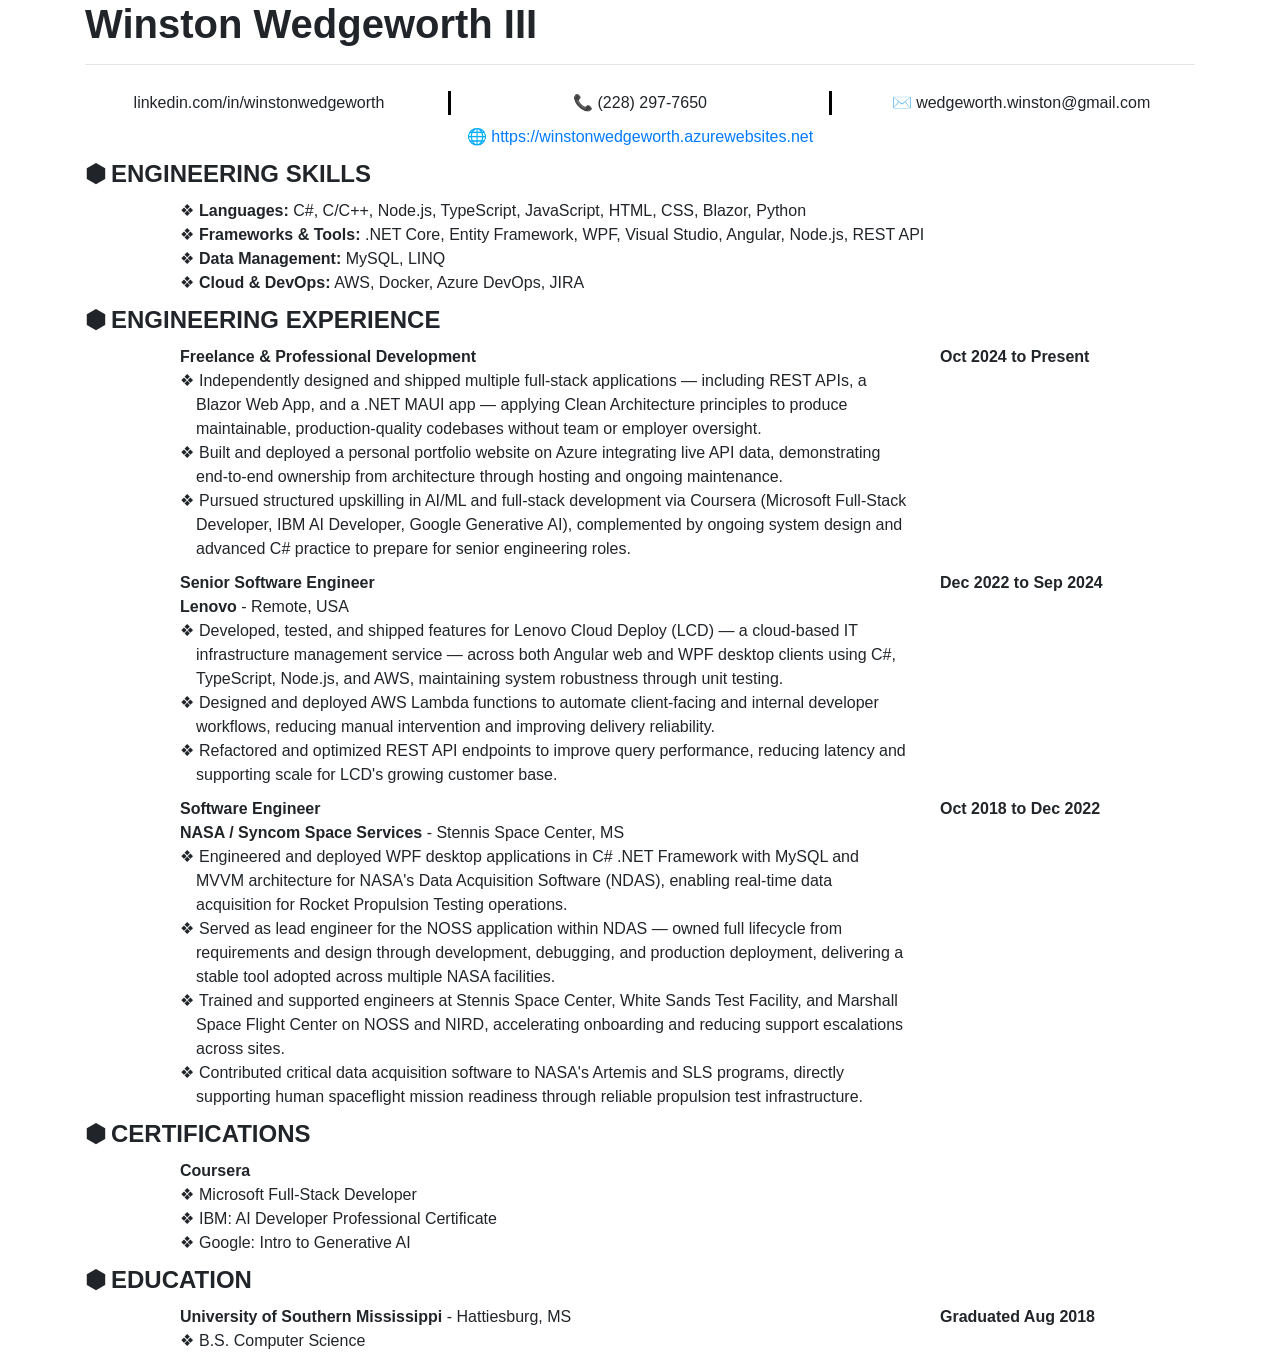
<file: other_resumes/winston_wedgeworth.html>
<!doctype html>
<html lang="en">

<head>
    <meta charset="utf-8">
    <meta name="viewport" content="width=device-width, initial-scale=1, shrink-to-fit=no">

    <link rel="stylesheet" href="https://stackpath.bootstrapcdn.com/bootstrap/4.1.3/css/bootstrap.min.css"
        integrity="sha384-MCw98/SFnGE8fJT3GXwEOngsV7Zt27NXFoaoApmYm81iuXoPkFOJwJ8ERdknLPMO" crossorigin="anonymous">
    <link rel="stylesheet" href="https://use.fontawesome.com/releases/v5.2.0/css/all.css"
        integrity="sha384-hWVjflwFxL6sNzntih27bfxkr27PmbbK/iSvJ+a4+0owXq79v+lsFkW54bOGbiDQ" crossorigin="anonymous">
    <title>Winston Wedgeworth III</title>
    <style>
        .center {
            text-align: center;
        }

        .side-borders {
            border-left: 3px solid black;
            border-right: 3px solid black;
        }

        h1 {
            font-weight: bold;
        }

        h2,
        h3,
        h4,
        h5 {
            font-weight: bold;
            margin-top: 1%;
            margin-bottom: 0%;
        }

        h4:before {
            content: "⬢";
            padding-right: 5px;
        }

        li {
            list-style: none;
            padding-left: 1em;
            text-indent: -1em;
        }

        li:before {
            content: "❖";
            padding-right: 5px;
        }

        .row {
            padding-top: 10px;
        }

        @media print {
            .pagebreak {
                page-break-before: always;
            }
        }
    </style>
</head>

<body>
    <div class="container">
        <h1>Winston Wedgeworth III</h1>
        <hr>
        <div class="row">
            <div class="col center">linkedin.com/in/winstonwedgeworth</div>
            <div class="col side-borders center">📞 (228) 297-7650</div>
            <div class="col center">✉️ wedgeworth.winston@gmail.com</div>
        </div>
        <div class="row">
            <div class="col center"><a href="https://winstonwedgeworth.azurewebsites.net" target="_blank">🌐 https://winstonwedgeworth.azurewebsites.net</a></div>
        </div>

        <h4>ENGINEERING SKILLS</h4>
        <div class="row">
            <div class="col-1"></div>
            <div class="col">
                <li><strong>Languages:</strong> C#, C/C++, Node.js, TypeScript, JavaScript, HTML, CSS, Blazor, Python</li>
                <li><strong>Frameworks &amp; Tools:</strong> .NET Core, Entity Framework, WPF, Visual Studio, Angular, Node.js, REST API</li>
                <li><strong>Data Management:</strong> MySQL, LINQ</li>
                <li><strong>Cloud &amp; DevOps:</strong> AWS, Docker, Azure DevOps, JIRA</li>
            </div>
        </div>

        <h4>ENGINEERING EXPERIENCE</h4>

        <div class="row">
            <div class="col-1"></div>
            <div class="col">
                <strong>Freelance &amp; Professional Development</strong>
                <li>Independently designed and shipped multiple full-stack applications — including REST APIs, a Blazor Web App, and a .NET MAUI app — applying Clean Architecture principles to produce maintainable, production-quality codebases without team or employer oversight.</li>
                <li>Built and deployed a personal portfolio website on Azure integrating live API data, demonstrating end-to-end ownership from architecture through hosting and ongoing maintenance.</li>
                <li>Pursued structured upskilling in AI/ML and full-stack development via Coursera (Microsoft Full-Stack Developer, IBM AI Developer, Google Generative AI), complemented by ongoing system design and advanced C# practice to prepare for senior engineering roles.</li>
            </div>
            <div class="col-3">
                <strong>Oct 2024 to Present</strong>
            </div>
        </div>

        <div class="row">
            <div class="col-1"></div>
            <div class="col">
                <strong>Senior Software Engineer</strong><br>
                <strong>Lenovo</strong> - Remote, USA
                <li>Developed, tested, and shipped features for Lenovo Cloud Deploy (LCD) — a cloud-based IT infrastructure management service — across both Angular web and WPF desktop clients using C#, TypeScript, Node.js, and AWS, maintaining system robustness through unit testing.</li>
                <li>Designed and deployed AWS Lambda functions to automate client-facing and internal developer workflows, reducing manual intervention and improving delivery reliability.</li>
                <li>Refactored and optimized REST API endpoints to improve query performance, reducing latency and supporting scale for LCD's growing customer base.</li>
            </div>
            <div class="col-3">
                <strong>Dec 2022 to Sep 2024</strong>
            </div>
        </div>

        <div class="row">
            <div class="col-1"></div>
            <div class="col">
                <strong>Software Engineer</strong><br>
                <strong>NASA / Syncom Space Services</strong> - Stennis Space Center, MS
                <li>Engineered and deployed WPF desktop applications in C# .NET Framework with MySQL and MVVM architecture for NASA's Data Acquisition Software (NDAS), enabling real-time data acquisition for Rocket Propulsion Testing operations.</li>
                <li>Served as lead engineer for the NOSS application within NDAS — owned full lifecycle from requirements and design through development, debugging, and production deployment, delivering a stable tool adopted across multiple NASA facilities.</li>
                <li>Trained and supported engineers at Stennis Space Center, White Sands Test Facility, and Marshall Space Flight Center on NOSS and NIRD, accelerating onboarding and reducing support escalations across sites.</li>
                <li>Contributed critical data acquisition software to NASA's Artemis and SLS programs, directly supporting human spaceflight mission readiness through reliable propulsion test infrastructure.</li>
            </div>
            <div class="col-3">
                <strong>Oct 2018 to Dec 2022</strong>
            </div>
        </div>

        <h4>CERTIFICATIONS</h4>
        <div class="row">
            <div class="col-1"></div>
            <div class="col">
                <strong>Coursera</strong>
                <li>Microsoft Full-Stack Developer</li>
                <li>IBM: AI Developer Professional Certificate</li>
                <li>Google: Intro to Generative AI</em></li>
            </div>
        </div>

        <h4>EDUCATION</h4>
        <div class="row">
            <div class="col-1"></div>
            <div class="col">
                <strong>University of Southern Mississippi</strong> - Hattiesburg, MS<br>
                <li>B.S. Computer Science</li>
            </div>
            <div class="col-3">
                <strong>Graduated Aug 2018</strong>
            </div>
        </div>
    </div>
</body>

</html>
</file>
